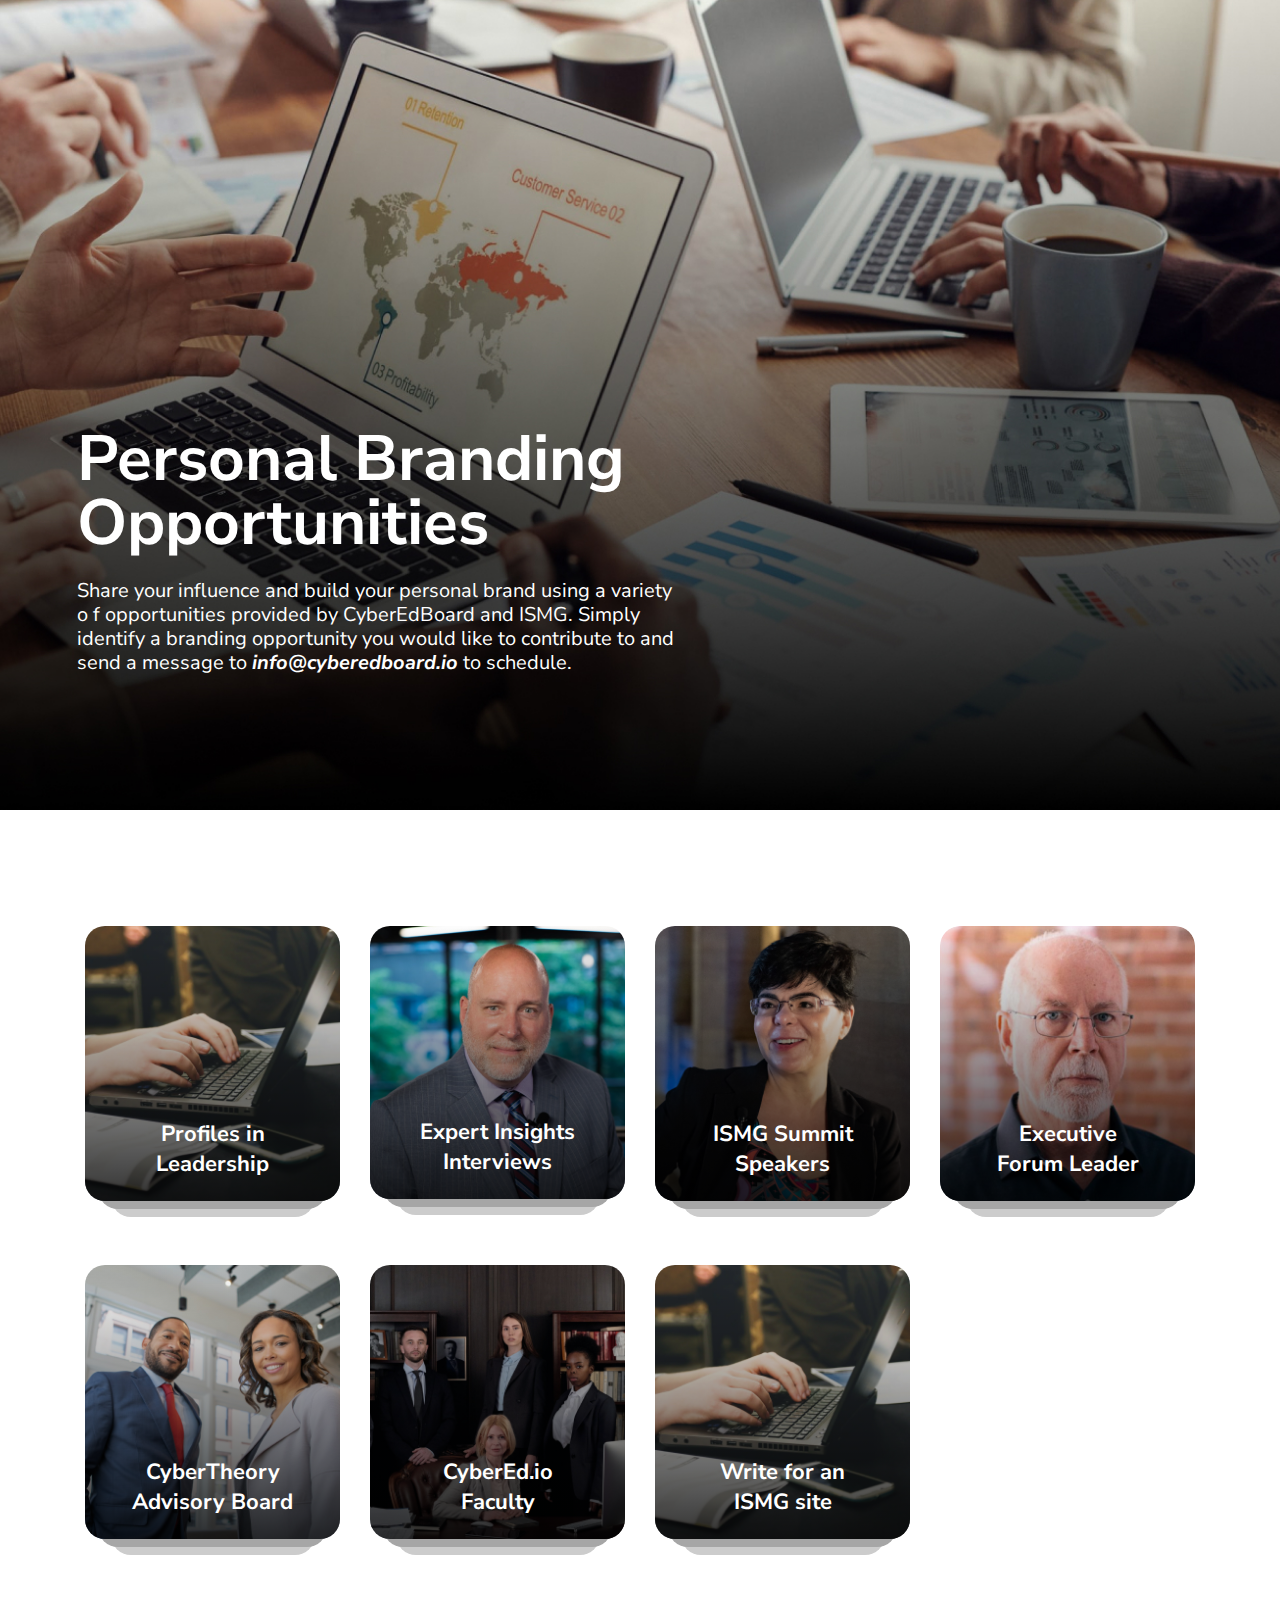
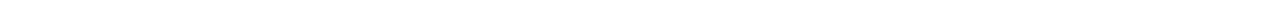
<file: index.html>
<!DOCTYPE html>
<html lang="en">

<head>
    <link rel="stylesheet" href="https://stackpath.bootstrapcdn.com/bootstrap/4.3.1/css/bootstrap.min.css"
        integrity="sha384-ggOyR0iXCbMQv3Xipma34MD+dH/1fQ784/j6cY/iJTQUOhcWr7x9JvoRxT2MZw1T" crossorigin="anonymous">
    <script src="https://ajax.googleapis.com/ajax/libs/jquery/3.4.1/jquery.min.js"></script>
    <link href="https://stackpath.bootstrapcdn.com/font-awesome/4.7.0/css/font-awesome.min.css" rel="stylesheet"
        integrity="sha384-wvfXpqpZZVQGK6TAh5PVlGOfQNHSoD2xbE+QkPxCAFlNEevoEH3Sl0sibVcOQVnN" crossorigin="anonymous">
    <meta charset="UTF-8">
    <meta http-equiv="X-UA-Compatible" content="IE=edge">
    <meta name="viewport" content="width=device-width, initial-scale=1, maximum-scale=1, user-scalable=no">

    <link rel="preconnect" href="https://fonts.googleapis.com">
    <link rel="preconnect" href="https://fonts.gstatic.com" crossorigin>
    <link href="https://fonts.googleapis.com/css2?family=Nunito+Sans&display=swap" rel="stylesheet">
    <title>Personal Branding</title>

    <link rel="stylesheet" href="assets/css/style.css">
</head>

<body>
    <div>
        <div>
            <img class="img-fluid banner-img" src="assets/images/banner-image-overlay.jpg" alt="Personal Branding">
            <div class="banner-text ">
                <div class="head-text font-weight-bold pb-4">Personal Branding
                    Opportunities</div>
                <div class="body-text">Share your influence and build your
                    personal brand using a variety o f
                    opportunities
                    provided by
                    CyberEdBoard and ISMG. Simply identify a branding opportunity you would like to contribute to and
                    send a message to <a class="text-white font-weight-bold"
                        href="mailto:info@cyberedboard.io"><i>info@cyberedboard.io</i></a> to schedule.
                </div>
            </div>
        </div>
        <div class="category-section ">
            <div class="container">
                <div class="row">
                    <div class="col-lg-3 col-md-4 col-sm-6 col-12 padding-row">
                        <a href="src/profile-leadership/profile-leadership.html">
                            <div class="overlay-one">
                                <div class="overlay-two">
                                    <img class="img-fluid img-border img-zindex"
                                        src="assets/images/personal-branding/write-for-site.png"
                                        alt="Profiles in Leadership ">
                                    <div class="img-text">
                                        Profiles in
                                        Leadership
                                    </div>
                                </div>
                            </div>
                        </a>
                    </div>
                    <div class="col-lg-3 col-md-4 col-sm-6 col-12 padding-row">
                        <a href="src/expert-insight-page/expert-insight.html">
                            <div class="overlay-one">
                                <div class="overlay-two">
                                    <img class="img-fluid img-border img-zindex"
                                        src="assets/images/personal-branding/expert-interview.png"
                                        alt="Expert Insights Interviews">
                                    <div class="img-text">
                                        Expert Insights Interviews
                                    </div>
                                </div>
                            </div>
                        </a>
                    </div>
                    <div class="col-lg-3 col-md-4 col-sm-6 col-12 padding-row">
                        <a href="src/ismg-summit-speakers/summit-speakers.html">
                            <div class="overlay-one">
                                <div class="overlay-two">
                                    <img class="img-fluid img-border img-zindex"
                                        src="assets/images/personal-branding/speakers.png" alt="ISMG Summit Speakers">
                                    <div class="img-text">
                                        ISMG Summit Speakers
                                    </div>
                                </div>
                            </div>
                        </a>
                    </div>
                    <div class="col-lg-3 col-md-4 col-sm-6 col-12 padding-row">
                        <a href="src/executive-forum-leader/forum-leader.html">
                            <div class="overlay-one">
                                <div class="overlay-two">
                                    <img class="img-fluid img-border img-zindex"
                                        src="assets/images/personal-branding/leader.png" alt="Executive Forum Leader">
                                    <div class="img-text">
                                        Executive Forum Leader
                                    </div>
                                </div>
                            </div>
                        </a>
                    </div>
                    <div class="col-lg-3 col-md-4 col-sm-6 col-12 padding-row">
                        <a href="src/cyberTheory-advisory-board/cyberTheory-advisory-board.html">
                            <div class="overlay-one">
                                <div class="overlay-two">
                                    <img class="img-fluid img-border img-zindex"
                                        src="assets/images/personal-branding/theory.png"
                                        alt="CyberTheory Advisory Board">
                                    <div class="img-text">
                                        CyberTheory Advisory Board
                                    </div>
                                </div>
                            </div>
                        </a>
                    </div>
                    <div class="col-lg-3 col-md-4 col-sm-6 col-12 padding-row">
                        <a href="src/cyberEd-faculty/cyberEd-faculty.html">
                            <div class="overlay-one">
                                <div class="overlay-two">
                                    <img class="img-fluid img-border img-zindex"
                                        src="assets/images/personal-branding/faculty.png" alt="CyberEd.io Faculty">
                                    <div class="img-text">
                                        CyberEd.io Faculty
                                    </div>
                                </div>
                            </div>
                        </a>
                    </div>
                    <div class="col-lg-3 col-md-4 col-sm-6 col-12 padding-row">
                        <a href="src/write-for-site/write-for-ISMG-site.html">
                            <div class="overlay-one">
                                <div class="overlay-two">
                                    <img class="img-fluid img-border img-zindex"
                                        src="assets/images/personal-branding/write-for-site.png"
                                        alt="Write for an ISMG site">
                                    <div class="img-text">
                                        Write for an ISMG site
                                    </div>
                                </div>
                            </div>
                        </a>
                    </div>
                </div>
            </div>
        </div>
    </div>
    <script src="https://cdnjs.cloudflare.com/ajax/libs/popper.js/1.14.7/umd/popper.min.js"
        integrity="sha384-UO2eT0CpHqdSJQ6hJty5KVphtPhzWj9WO1clHTMGa3JDZwrnQq4sF86dIHNDz0W1" crossorigin="anonymous">
    </script>
    <script src="https://stackpath.bootstrapcdn.com/bootstrap/4.3.1/js/bootstrap.min.js"
        integrity="sha384-JjSmVgyd0p3pXB1rRibZUAYoIIy6OrQ6VrjIEaFf/nJGzIxFDsf4x0xIM+B07jRM" crossorigin="anonymous">
    </script>
</body>

</html>
</file>
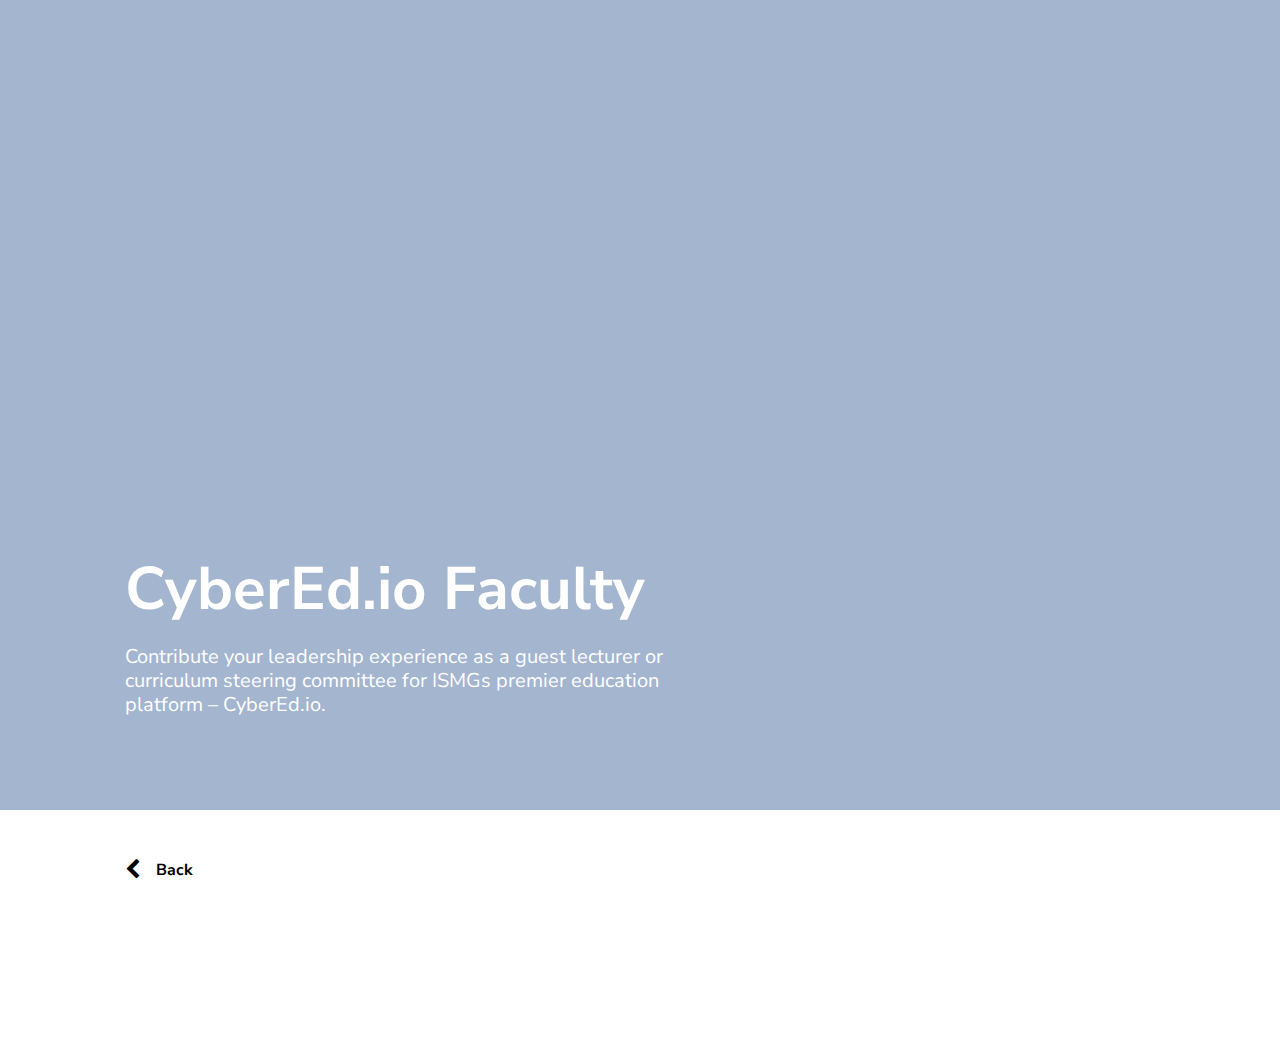
<file: cyberEd-faculty/cyberEd-faculty.html>
<!DOCTYPE html>
<html lang="en">

<head>
    <link rel="stylesheet" href="https://stackpath.bootstrapcdn.com/bootstrap/4.3.1/css/bootstrap.min.css"
        integrity="sha384-ggOyR0iXCbMQv3Xipma34MD+dH/1fQ784/j6cY/iJTQUOhcWr7x9JvoRxT2MZw1T" crossorigin="anonymous">
    <script src="https://ajax.googleapis.com/ajax/libs/jquery/3.4.1/jquery.min.js"></script>
    <link href="https://stackpath.bootstrapcdn.com/font-awesome/4.7.0/css/font-awesome.min.css" rel="stylesheet"
        integrity="sha384-wvfXpqpZZVQGK6TAh5PVlGOfQNHSoD2xbE+QkPxCAFlNEevoEH3Sl0sibVcOQVnN" crossorigin="anonymous">
    <meta charset="UTF-8">
    <meta http-equiv="X-UA-Compatible" content="IE=edge">
    <meta name="viewport" content="width=device-width, initial-scale=1, maximum-scale=1, user-scalable=no">

    <link rel="preconnect" href="https://fonts.googleapis.com">
    <link rel="preconnect" href="https://fonts.gstatic.com" crossorigin>
    <link href="https://fonts.googleapis.com/css2?family=Nunito+Sans&display=swap" rel="stylesheet">
    <title>CyberEd.io Faculty</title>

    <link rel="stylesheet" href="../css/style.css">
</head>

<body>
    <div>
        <div class="expert-banner-img">
            <!-- <img class="img-fluid expert-banner-img w-100" src="../images/mask-background.png" alt=""> -->
            <div class="expert-banner">
                <div class="head-text pb-4 text-white font-weight-bold">CyberEd.io Faculty</div>
                <div class="body-text pb-5 text-white">
                    Contribute your leadership experience as a guest lecturer or curriculum steering committee for ISMGs
                    premier education platform – CyberEd.io.
                </div>
            </div>
        </div>

        <div class="expert-body">
            <div class="font-weight-bold py-5">
                <a class="text-black text-decoration-none" href="./../index.html"><i
                        class="fa fa-chevron-left fa-lg mr-3" aria-hidden="true"></i><span>Back</span></a>
            </div>
        </div>
    </div>
    <script src="https://cdnjs.cloudflare.com/ajax/libs/popper.js/1.14.7/umd/popper.min.js"
        integrity="sha384-UO2eT0CpHqdSJQ6hJty5KVphtPhzWj9WO1clHTMGa3JDZwrnQq4sF86dIHNDz0W1" crossorigin="anonymous">
    </script>
    <script src="https://stackpath.bootstrapcdn.com/bootstrap/4.3.1/js/bootstrap.min.js"
        integrity="sha384-JjSmVgyd0p3pXB1rRibZUAYoIIy6OrQ6VrjIEaFf/nJGzIxFDsf4x0xIM+B07jRM" crossorigin="anonymous">
    </script>
</body>

</html>

<style>
    .hover-effect .content-overlay {
        background: linear-gradient(180deg, rgba(0, 0, 0, 0) 75%, #000000 100%);
        position: absolute;
        height: 100%;
        width: auto;
        left: 15px;
        top: 0;
        bottom: 0;
        right: 15px;
        opacity: 1;
        border-radius: 0px 0px 20px 20px;
        -webkit-transition: all 0.4s ease-in-out 0s;
        -moz-transition: all 0.4s ease-in-out 0s;
        transition: all 0.4s ease-in-out 0s;
    }

    .padding-section {
        padding-top: 30px;
    }

    .play-btn {
        position: absolute;
        opacity: 0;
    }

    .play-btn .fa {
        color: #fff;
    }


    .one-line-text,
    .two-line-text {
        position: absolute;
        color: #fff;
        left: 50%;
        transform: translate(-50%, 0%);
        font-weight: 700;
        font-size: 20px;
        line-height: 22px;
        z-index: 99;
    }

    .one-line-text {
        bottom: 30px;
    }

    .two-line-text {
        bottom: 17px;
        width: 75%;
    }

    .hover-effect:hover .play-btn {
        opacity: 1;
        left: 50%;
        top: 50%;
        transform: translate(-50%, -50%);
        transition: opacity .4s ease;
        z-index: 9;
    }

    .hover-effect:hover .img-height {
        -webkit-filter: blur(1px);
        filter: blur(1px);
        transition: .4s ease-in-out;
    }

    .hover-effect:hover .content-overlay {
        background: linear-gradient(180deg, rgba(0, 0, 0, 0) 0%, rgba(0, 0, 0, 0.8) 100%);
        backdrop-filter: blur(2px);
        transition: .4s ease-in-out;
        z-index: 9;

    }

    .hover-effect:hover .one-line-text {
        transform: translate(-50%, -250%);
        transition: .4s ease-in-out;
    }

    .hover-effect:hover .two-line-text {
        transform: translate(-50%, -100%);
        transition: .4s ease-in-out;
    }
</style>
</file>
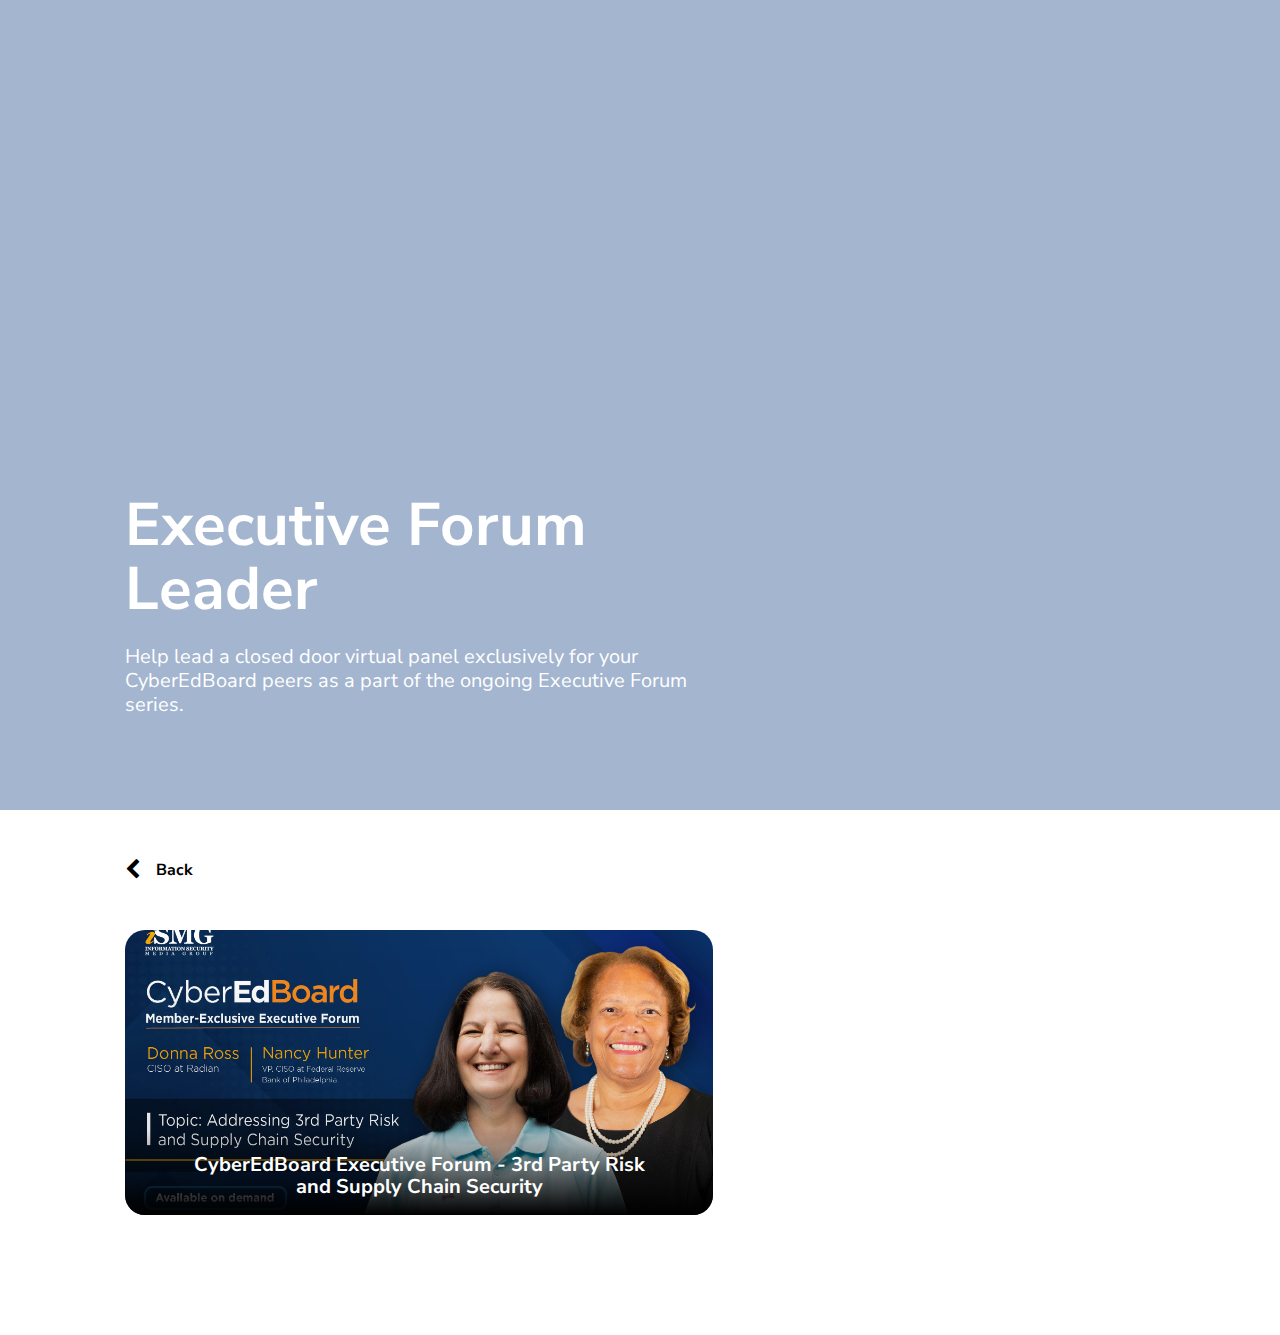
<file: executive-forum-leader/forum-leader.html>
<!DOCTYPE html>
<html lang="en">

<head>
    <link rel="stylesheet" href="https://stackpath.bootstrapcdn.com/bootstrap/4.3.1/css/bootstrap.min.css"
        integrity="sha384-ggOyR0iXCbMQv3Xipma34MD+dH/1fQ784/j6cY/iJTQUOhcWr7x9JvoRxT2MZw1T" crossorigin="anonymous">
    <script src="https://ajax.googleapis.com/ajax/libs/jquery/3.4.1/jquery.min.js"></script>
    <link href="https://stackpath.bootstrapcdn.com/font-awesome/4.7.0/css/font-awesome.min.css" rel="stylesheet"
        integrity="sha384-wvfXpqpZZVQGK6TAh5PVlGOfQNHSoD2xbE+QkPxCAFlNEevoEH3Sl0sibVcOQVnN" crossorigin="anonymous">
    <meta charset="UTF-8">
    <meta http-equiv="X-UA-Compatible" content="IE=edge">
    <meta name="viewport" content="width=device-width, initial-scale=1, maximum-scale=1, user-scalable=no">

    <link rel="preconnect" href="https://fonts.googleapis.com">
    <link rel="preconnect" href="https://fonts.gstatic.com" crossorigin>
    <link href="https://fonts.googleapis.com/css2?family=Nunito+Sans&display=swap" rel="stylesheet">
    <title>Executive Forum Leader </title>

    <link rel="stylesheet" href="../css/style.css">
</head>

<body>
    <div>
        <div class="expert-banner-img">
            <!-- <img class="img-fluid  w-100" src="../images/mask-background.png" alt=""> -->
            <div class="expert-banner">
                <div class="head-text pb-4 text-white font-weight-bold">Executive Forum Leader</div>
                <div class="body-text pb-5 text-white ">
                    Help lead a closed door virtual panel exclusively for your CyberEdBoard peers as a part of the
                    ongoing Executive Forum series.
                </div>
            </div>
        </div>

        <div class="expert-body">
            <div class="font-weight-bold py-5">
                <a class="text-black text-decoration-none" href="./../index.html"><i
                        class="fa fa-chevron-left fa-lg mr-3" aria-hidden="true"></i><span>Back</span></a>
            </div>
            <div>
                <div class="row">
                    <div class="col-7 hover-effect">
                        <a href="https://drive.google.com/file/d/17vK7Z5Wbk-a_WOSdoGFE9xq2_etjaOlO/view" target="_blank"
                            rel="noopener noreferrer">
                            <div class="content-overlay"></div>
                            <div class="play-btn"><i class="fa fa-play fa-2x" aria-hidden="true"></i></div>
                            <div class="text-center img-link-text">&nbsp; <br>CyberEdBoard Executive Forum - 3rd Party
                                Risk and Supply Chain Security
                            </div>
                            <img class="img-fluid img-height w-100 img-border"
                                src="../images/executive-forum-leader/forum-leader.jpg"
                                alt="CyberEdBoard Executive Forum - 3rd Party Risk and Supply Chain Security ">
                        </a>
                    </div>
                </div>
            </div>
        </div>
        <script src="https://cdnjs.cloudflare.com/ajax/libs/popper.js/1.14.7/umd/popper.min.js"
            integrity="sha384-UO2eT0CpHqdSJQ6hJty5KVphtPhzWj9WO1clHTMGa3JDZwrnQq4sF86dIHNDz0W1" crossorigin="anonymous">
        </script>
        <script src="https://stackpath.bootstrapcdn.com/bootstrap/4.3.1/js/bootstrap.min.js"
            integrity="sha384-JjSmVgyd0p3pXB1rRibZUAYoIIy6OrQ6VrjIEaFf/nJGzIxFDsf4x0xIM+B07jRM" crossorigin="anonymous">
        </script>
</body>

</html>
</file>
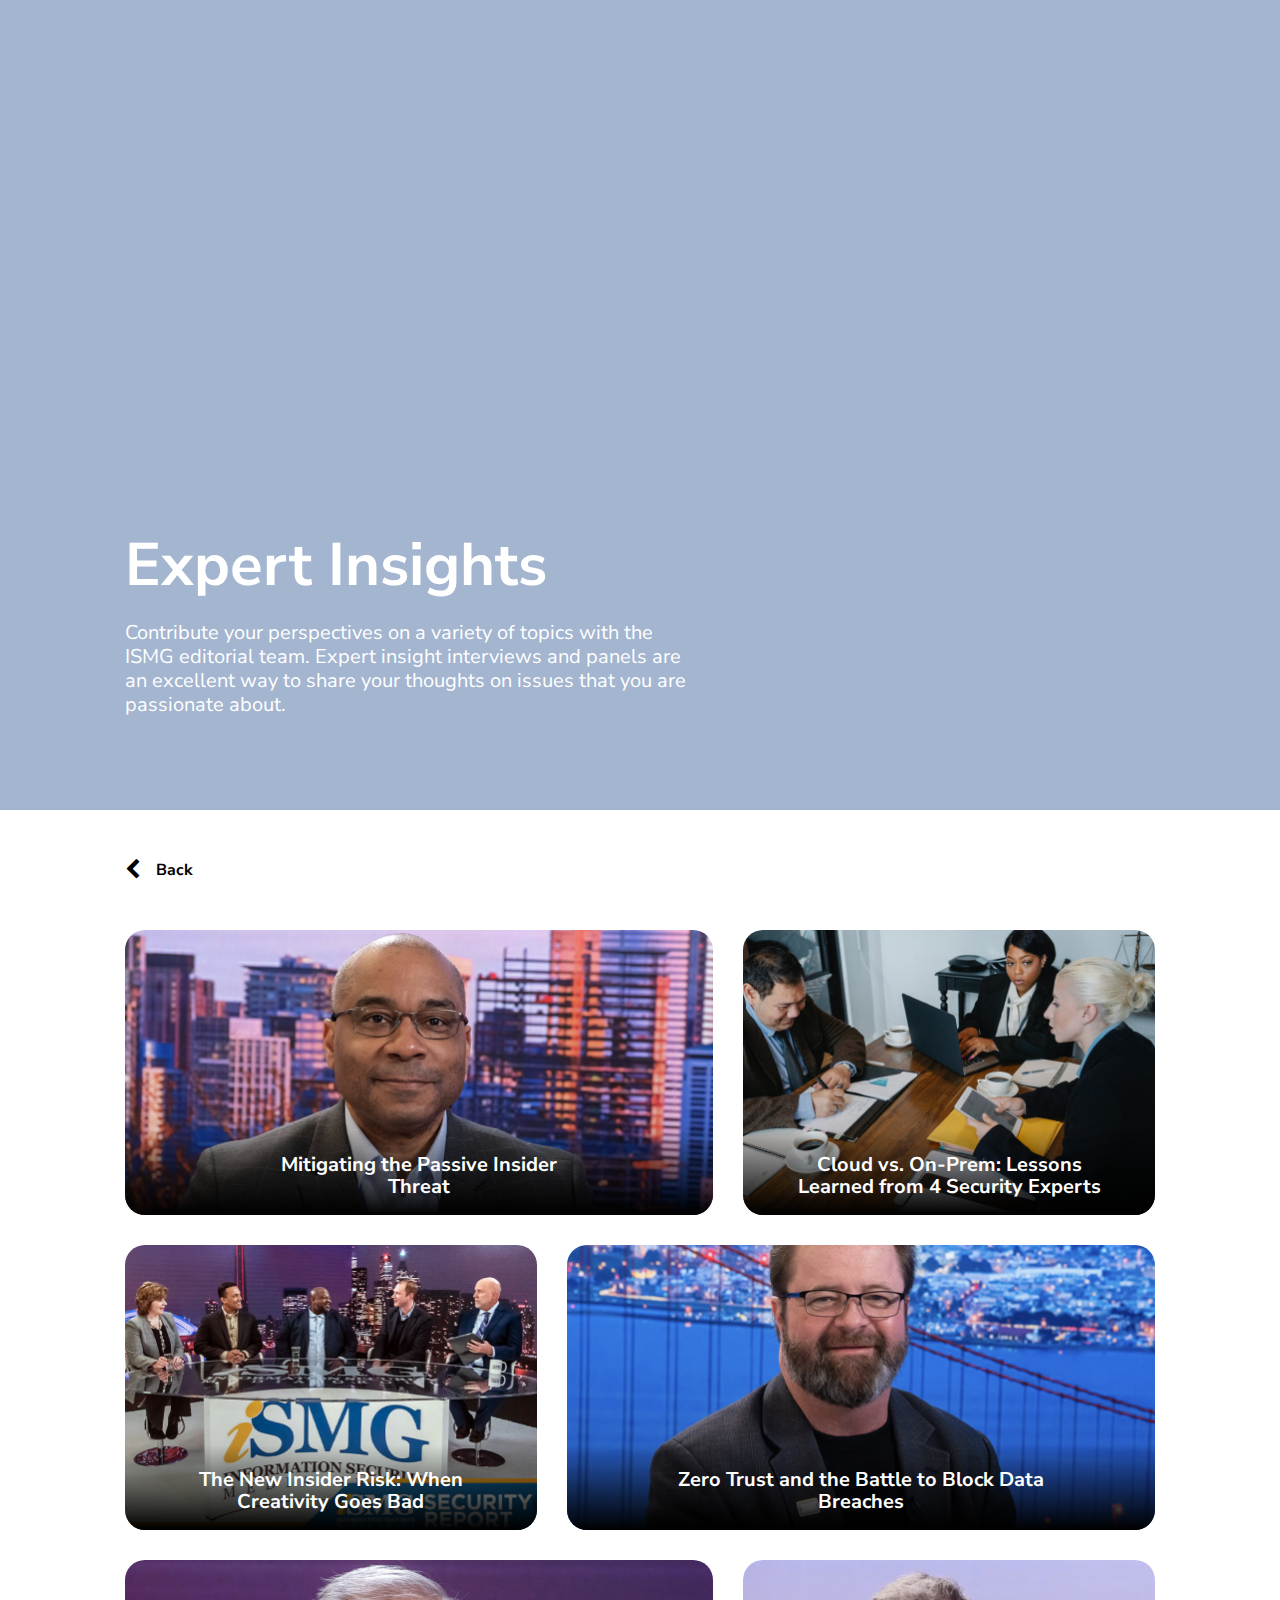
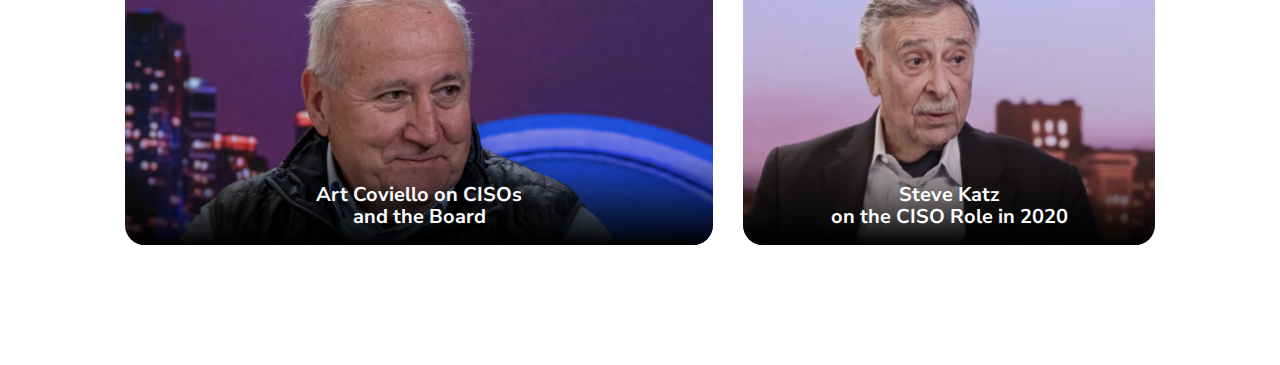
<file: expert-insight-page/expert-insight.html>
<!DOCTYPE html>
<html lang="en">

<head>
    <link rel="stylesheet" href="https://stackpath.bootstrapcdn.com/bootstrap/4.3.1/css/bootstrap.min.css"
        integrity="sha384-ggOyR0iXCbMQv3Xipma34MD+dH/1fQ784/j6cY/iJTQUOhcWr7x9JvoRxT2MZw1T" crossorigin="anonymous">
    <script src="https://ajax.googleapis.com/ajax/libs/jquery/3.4.1/jquery.min.js"></script>
    <link href="https://stackpath.bootstrapcdn.com/font-awesome/4.7.0/css/font-awesome.min.css" rel="stylesheet"
        integrity="sha384-wvfXpqpZZVQGK6TAh5PVlGOfQNHSoD2xbE+QkPxCAFlNEevoEH3Sl0sibVcOQVnN" crossorigin="anonymous">
    <meta charset="UTF-8">
    <meta http-equiv="X-UA-Compatible" content="IE=edge">
    <meta name="viewport" content="width=device-width, initial-scale=1, maximum-scale=1, user-scalable=no">

    <link rel="preconnect" href="https://fonts.googleapis.com">
    <link rel="preconnect" href="https://fonts.gstatic.com" crossorigin>
    <link href="https://fonts.googleapis.com/css2?family=Nunito+Sans&display=swap" rel="stylesheet">
    <title>Expert Insight Interviews</title>

    <link rel="stylesheet" href="../css/style.css">
</head>

<body>
    <div>
        <div class="expert-banner-img">
            <!-- <img class="img-fluid expert-banner-img w-100" src="../images/mask-background.png" alt=""> -->
            <div class="expert-banner">
                <div class="head-text pb-4 text-white font-weight-bold">Expert Insights</div>
                <div class="body-text pb-5 text-white">
                    Contribute your perspectives on a variety of topics with the ISMG editorial team. Expert insight
                    interviews and panels are an excellent way to share your thoughts on issues that you are passionate
                    about.
                </div>
            </div>
        </div>

        <div class="expert-body">
            <div class="font-weight-bold py-5">
                <a class="text-black text-decoration-none" href="./../index.html"><i
                        class="fa fa-chevron-left fa-lg mr-3" aria-hidden="true"></i><span>Back</span></a>
            </div>
            <div>
                <div class="row">
                    <div class="col-7 hover-effect">
                        <a href="https://www.databreachtoday.com/mitigating-passive-insider-threat-a-13833"
                            target="_blank" rel="noopener noreferrer">
                            <div class="content-overlay"></div>
                            <div class="play-btn"><i class="fa fa-play fa-2x" aria-hidden="true"></i></div>
                            <div class="text-center img-link-text">
                                Mitigating the Passive Insider<br> Threat
                            </div>
                            <img class="img-fluid img-height w-100 img-border"
                                src="../images/expert-insights/insider-threat.png"
                                alt="Mitigating the Passive Insider Threat">
                        </a>
                    </div>
                    <div class="col-5 hover-effect">
                        <a href="https://www.bigmarker.com/ismg/Panel-Discussion-Cloud-vs-On-Prem-Lessons-Learned-from-4-Security-Experts"
                            target="_blank" rel="noopener noreferrer">
                            <div class="content-overlay"></div>
                            <div class="play-btn"><i class="fa fa-play fa-2x" aria-hidden="true"></i></div>
                            <div class="text-center img-link-text">Cloud vs. On-Prem: Lessons Learned from 4 Security
                                Experts
                            </div>
                            <img class="img-fluid img-height w-100 img-border"
                                src="../images/expert-insights/security-experts.png"
                                alt="Cloud vs. On-Prem: Lessons Learned from 4 Security Experts">
                        </a>
                    </div>
                </div>

                <div class="row padding-section">
                    <div class="col-5 hover-effect">
                        <a href="https://www.databreachtoday.com/interviews/new-insider-risk-when-creativity-goes-bad-i-461"
                            target="_blank" rel="noopener noreferrer">
                            <div class="content-overlay"></div>
                            <div class="play-btn"><i class="fa fa-play fa-2x" aria-hidden="true"></i></div>
                            <div class="text-center img-link-text">The New Insider Risk: When Creativity Goes Bad</div>
                            <img class="img-fluid img-height w-100 img-border"
                                src="../images/expert-insights/creativity-goes-bad.png"
                                alt="The New Insider Risk: When Creativity Goes Bad">
                        </a>
                    </div>
                    <div class="col-7 hover-effect">
                        <a href="https://www.databreachtoday.com/zero-trust-battle-to-block-data-breaches-a-13862"
                            target="_blank" rel="noopener noreferrer">
                            <div class="content-overlay"></div>
                            <div class="play-btn"><i class="fa fa-play fa-2x" aria-hidden="true"></i></div>
                            <div class="text-center img-link-text">Zero Trust and the Battle to Block Data <br> Breaches
                            </div>
                            <img class="img-fluid img-height w-100 img-border"
                                src="../images/expert-insights/zero-trust.png"
                                alt="Zero Trust and the Battle to Block Data Breaches">
                        </a>
                    </div>
                </div>

                <div class="row padding-section">
                    <div class="col-7 hover-effect">
                        <a href="https://www.databreachtoday.com/art-coviello-on-cisos-board-a-13817" target="_blank"
                            rel="noopener noreferrer">
                            <div class="content-overlay"></div>
                            <div class="play-btn"><i class="fa fa-play fa-2x" aria-hidden="true"></i></div>
                            <div class="text-center img-link-text">Art Coviello on CISOs<br> and the Board</div>
                            <img class="img-fluid img-height w-100 img-border"
                                src="../images/expert-insights/art-coviello.png"
                                alt="Art Coviello on CISOs and the Board">
                        </a>
                    </div>
                    <div class="col-5 hover-effect">
                        <a href="https://www.databreachtoday.com/steve-katz-on-ciso-role-in-2020-a-13894"
                            target="_blank" rel="noopener noreferrer">
                            <div class="content-overlay"></div>
                            <div class="play-btn"><i class="fa fa-play fa-2x" aria-hidden="true"></i></div>
                            <div class="text-center img-link-text">Steve Katz <br> on the CISO Role in 2020</div>
                            <img class="img-fluid img-height w-100 img-border"
                                src="../images/expert-insights/steve-katz.png"
                                alt="Steve Katz on the CISO Role in 2020">
                        </a>
                    </div>
                </div>
            </div>
        </div>
    </div>
    <script src="https://cdnjs.cloudflare.com/ajax/libs/popper.js/1.14.7/umd/popper.min.js"
        integrity="sha384-UO2eT0CpHqdSJQ6hJty5KVphtPhzWj9WO1clHTMGa3JDZwrnQq4sF86dIHNDz0W1" crossorigin="anonymous">
    </script>
    <script src="https://stackpath.bootstrapcdn.com/bootstrap/4.3.1/js/bootstrap.min.js"
        integrity="sha384-JjSmVgyd0p3pXB1rRibZUAYoIIy6OrQ6VrjIEaFf/nJGzIxFDsf4x0xIM+B07jRM" crossorigin="anonymous">
    </script>
</body>

</html>

<style>
    .hover-effect .content-overlay {
        background: linear-gradient(180deg, rgba(0, 0, 0, 0) 0%, rgba(0, 0, 0, 0.1) 70%, rgba(0, 0, 0, 1) 100%);
        position: absolute;
        height: 100%;
        width: auto;
        left: 15px;
        top: 0;
        bottom: 0;
        right: 15px;
        opacity: 1;
        border-radius: 20px;
        -webkit-transition: all 0.4s ease-in-out 0s;
        -moz-transition: all 0.4s ease-in-out 0s;
        transition: all 0.4s ease-in-out 0s;
    }

    .padding-section {
        padding-top: 30px;
    }

    .play-btn {
        position: absolute;
        opacity: 0;
    }

    .play-btn .fa {
        color: #fff;
    }

    .w-85 {
        width: 85% !important;
    }

    .one-line-text,
    .img-link-text {
        position: absolute;
        color: #fff;
        left: 50%;
        transform: translate(-50%, 0%);
        font-weight: 700;
        font-size: 20px;
        line-height: 22px;
        z-index: 99;
    }

    .one-line-text {
        bottom: 30px;
    }

    .img-link-text {
        bottom: 17px;
        width: 75%;
    }

    .hover-effect:hover .play-btn {
        opacity: 1;
        left: 50%;
        top: 50%;
        border-radius: 20px;
        transform: translate(-50%, -50%);
        transition: opacity .4s ease;
        z-index: 9;
    }

    .hover-effect:hover .img-height {
        -webkit-filter: blur(1px);
        filter: blur(1px);
        transition: .4s ease-in-out;
    }

    .hover-effect:hover .content-overlay {
        background: linear-gradient(180deg, rgba(0, 0, 0, 0) 0%, rgba(0, 0, 0, 0.8) 100%);
        backdrop-filter: blur(2px);
        border-radius: 20px;
        transition: .4s ease-in-out;
        z-index: 9;

    }

    .hover-effect:hover .one-line-text {
        transform: translate(-50%, -250%);
        transition: .4s ease-in-out;
    }

    .hover-effect:hover .img-link-text {
        transform: translate(-50%, -100%);
        transition: .4s ease-in-out;
    }
</style>
</file>
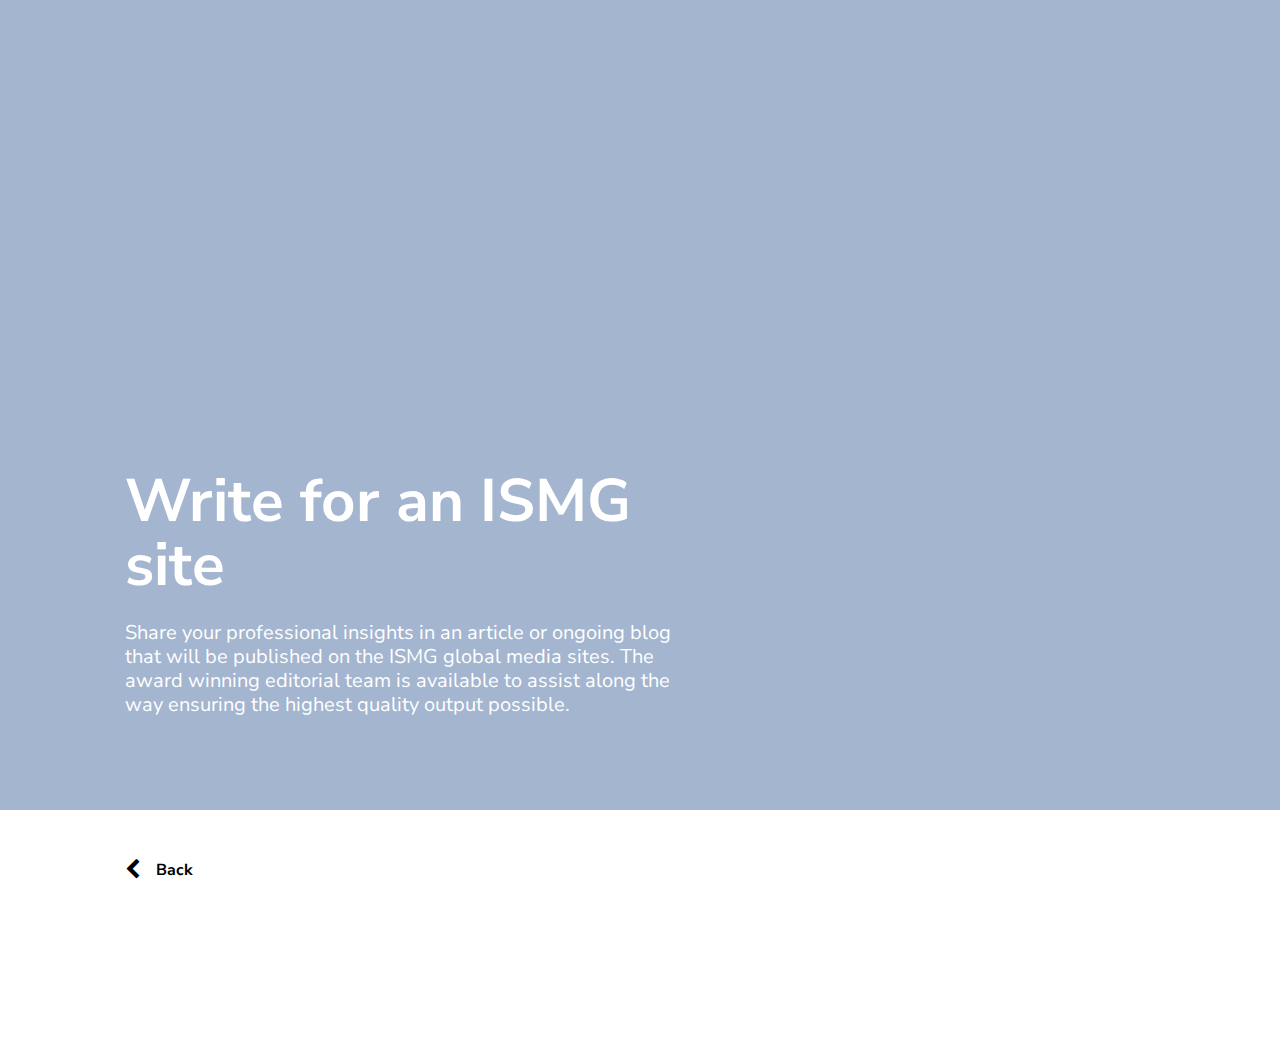
<file: write-for-site/write-for-ISMG-site.html>
<!DOCTYPE html>
<html lang="en">

<head>
    <link rel="stylesheet" href="https://stackpath.bootstrapcdn.com/bootstrap/4.3.1/css/bootstrap.min.css"
        integrity="sha384-ggOyR0iXCbMQv3Xipma34MD+dH/1fQ784/j6cY/iJTQUOhcWr7x9JvoRxT2MZw1T" crossorigin="anonymous">
    <script src="https://ajax.googleapis.com/ajax/libs/jquery/3.4.1/jquery.min.js"></script>
    <link href="https://stackpath.bootstrapcdn.com/font-awesome/4.7.0/css/font-awesome.min.css" rel="stylesheet"
        integrity="sha384-wvfXpqpZZVQGK6TAh5PVlGOfQNHSoD2xbE+QkPxCAFlNEevoEH3Sl0sibVcOQVnN" crossorigin="anonymous">
    <meta charset="UTF-8">
    <meta http-equiv="X-UA-Compatible" content="IE=edge">
    <meta name="viewport" content="width=device-width, initial-scale=1, maximum-scale=1, user-scalable=no">

    <link rel="preconnect" href="https://fonts.googleapis.com">
    <link rel="preconnect" href="https://fonts.gstatic.com" crossorigin>
    <link href="https://fonts.googleapis.com/css2?family=Nunito+Sans&display=swap" rel="stylesheet">
    <title>Write for an ISMG site</title>

    <link rel="stylesheet" href="../css/style.css">
</head>

<body>
    <div>
        <div class="expert-banner-img">
            <!-- <img class="img-fluid expert-banner-img w-100" src="../images/mask-background.png" alt=""> -->
            <div class="expert-banner">
                <div class="head-text pb-4 text-white font-weight-bold">Write for an ISMG site</div>
                <div class="body-text pb-5 text-white">
                    Share your professional insights in an article or ongoing blog that will be published on the ISMG
                    global media sites. The award winning editorial team is available to assist along the way ensuring
                    the highest quality output possible.
                </div>
            </div>
        </div>

        <div class="expert-body">
            <div class="font-weight-bold py-5">
                <a class="text-black text-decoration-none" href="./../index.html"><i
                        class="fa fa-chevron-left fa-lg mr-3" aria-hidden="true"></i><span>Back</span></a>
            </div>
        </div>
    </div>
    <script src="https://cdnjs.cloudflare.com/ajax/libs/popper.js/1.14.7/umd/popper.min.js"
        integrity="sha384-UO2eT0CpHqdSJQ6hJty5KVphtPhzWj9WO1clHTMGa3JDZwrnQq4sF86dIHNDz0W1" crossorigin="anonymous">
    </script>
    <script src="https://stackpath.bootstrapcdn.com/bootstrap/4.3.1/js/bootstrap.min.js"
        integrity="sha384-JjSmVgyd0p3pXB1rRibZUAYoIIy6OrQ6VrjIEaFf/nJGzIxFDsf4x0xIM+B07jRM" crossorigin="anonymous">
    </script>
</body>

</html>

<style>
    .hover-effect .content-overlay {
        background: linear-gradient(180deg, rgba(0, 0, 0, 0) 75%, #000000 100%);
        position: absolute;
        height: 100%;
        width: auto;
        left: 15px;
        top: 0;
        bottom: 0;
        right: 15px;
        opacity: 1;
        border-radius: 0px 0px 20px 20px;
        -webkit-transition: all 0.4s ease-in-out 0s;
        -moz-transition: all 0.4s ease-in-out 0s;
        transition: all 0.4s ease-in-out 0s;
    }

    .padding-section {
        padding-top: 30px;
    }

    .play-btn {
        position: absolute;
        opacity: 0;
    }

    .play-btn .fa {
        color: #fff;
    }


    .one-line-text,
    .two-line-text {
        position: absolute;
        color: #fff;
        left: 50%;
        transform: translate(-50%, 0%);
        font-weight: 700;
        font-size: 20px;
        line-height: 22px;
        z-index: 99;
    }

    .one-line-text {
        bottom: 30px;
    }

    .two-line-text {
        bottom: 17px;
        width: 75%;
    }

    .hover-effect:hover .play-btn {
        opacity: 1;
        left: 50%;
        top: 50%;
        transform: translate(-50%, -50%);
        transition: opacity .4s ease;
        z-index: 9;
    }

    .hover-effect:hover .img-height {
        -webkit-filter: blur(1px);
        filter: blur(1px);
        transition: .4s ease-in-out;
    }

    .hover-effect:hover .content-overlay {
        background: linear-gradient(180deg, rgba(0, 0, 0, 0) 0%, rgba(0, 0, 0, 0.8) 100%);
        backdrop-filter: blur(2px);
        transition: .4s ease-in-out;
        z-index: 9;

    }

    .hover-effect:hover .one-line-text {
        transform: translate(-50%, -250%);
        transition: .4s ease-in-out;
    }

    .hover-effect:hover .two-line-text {
        transform: translate(-50%, -100%);
        transition: .4s ease-in-out;
    }
</style>
</file>
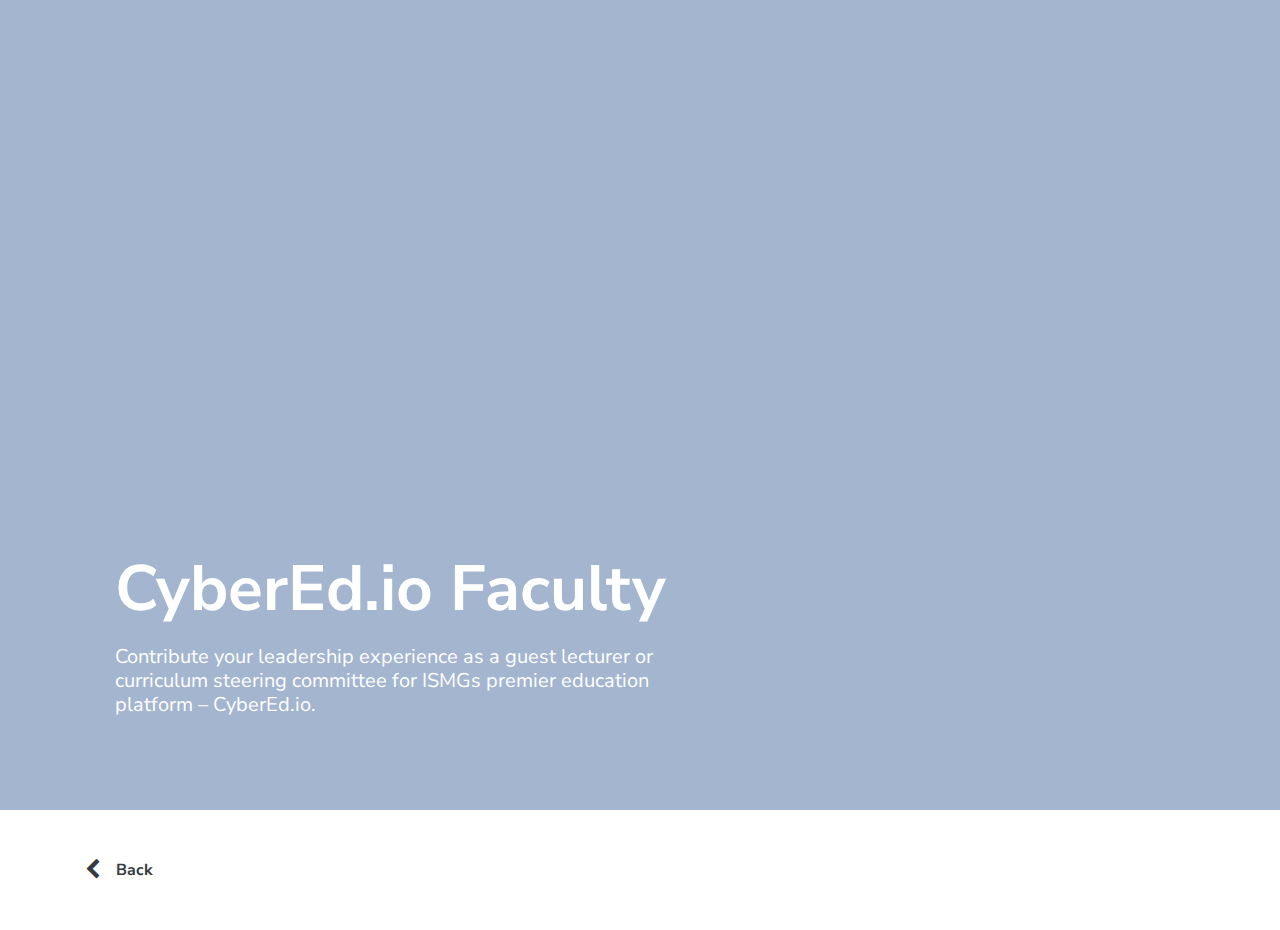
<file: src/cyberEd-faculty/cyberEd-faculty.html>
<!DOCTYPE html>
<html lang="en">

<head>
    <link rel="stylesheet" href="https://stackpath.bootstrapcdn.com/bootstrap/4.3.1/css/bootstrap.min.css"
        integrity="sha384-ggOyR0iXCbMQv3Xipma34MD+dH/1fQ784/j6cY/iJTQUOhcWr7x9JvoRxT2MZw1T" crossorigin="anonymous">
    <script src="https://ajax.googleapis.com/ajax/libs/jquery/3.4.1/jquery.min.js"></script>
    <link href="https://stackpath.bootstrapcdn.com/font-awesome/4.7.0/css/font-awesome.min.css" rel="stylesheet"
        integrity="sha384-wvfXpqpZZVQGK6TAh5PVlGOfQNHSoD2xbE+QkPxCAFlNEevoEH3Sl0sibVcOQVnN" crossorigin="anonymous">
    <meta charset="UTF-8">
    <meta http-equiv="X-UA-Compatible" content="IE=edge">
    <meta name="viewport" content="width=device-width, initial-scale=1, maximum-scale=1, user-scalable=no">

    <link rel="preconnect" href="https://fonts.googleapis.com">
    <link rel="preconnect" href="https://fonts.gstatic.com" crossorigin>
    <link href="https://fonts.googleapis.com/css2?family=Nunito+Sans&display=swap" rel="stylesheet">
    <title>CyberEd.io Faculty</title>

    <link rel="stylesheet" href="../../assets/css/style.css">
</head>

<body>
    <div>
        <div class="expert-banner-img">
            <div class="expert-banner">
                <div class="brand-head-text pb-4 text-white font-weight-bold">CyberEd.io Faculty</div>
                <div class="body-text pb-5 text-white">
                    Contribute your leadership experience as a guest lecturer or curriculum steering committee for ISMGs
                    premier education platform – CyberEd.io.
                </div>
            </div>
        </div>

        <div class="container">
            <div class="row">
                <div class="col">
                    <div class="font-weight-bold py-5">
                        <a class="text-dark text-decoration-none" href="../../index.html">
                            <i class="fa fa-chevron-left fa-lg mr-3" aria-hidden="true"></i><span>Back</span></a>
                    </div>
                </div>
            </div>
        </div>
    </div>
    <script src="https://cdnjs.cloudflare.com/ajax/libs/popper.js/1.14.7/umd/popper.min.js"
        integrity="sha384-UO2eT0CpHqdSJQ6hJty5KVphtPhzWj9WO1clHTMGa3JDZwrnQq4sF86dIHNDz0W1" crossorigin="anonymous">
    </script>
    <script src="https://stackpath.bootstrapcdn.com/bootstrap/4.3.1/js/bootstrap.min.js"
        integrity="sha384-JjSmVgyd0p3pXB1rRibZUAYoIIy6OrQ6VrjIEaFf/nJGzIxFDsf4x0xIM+B07jRM" crossorigin="anonymous">
    </script>
</body>

</html>
</file>
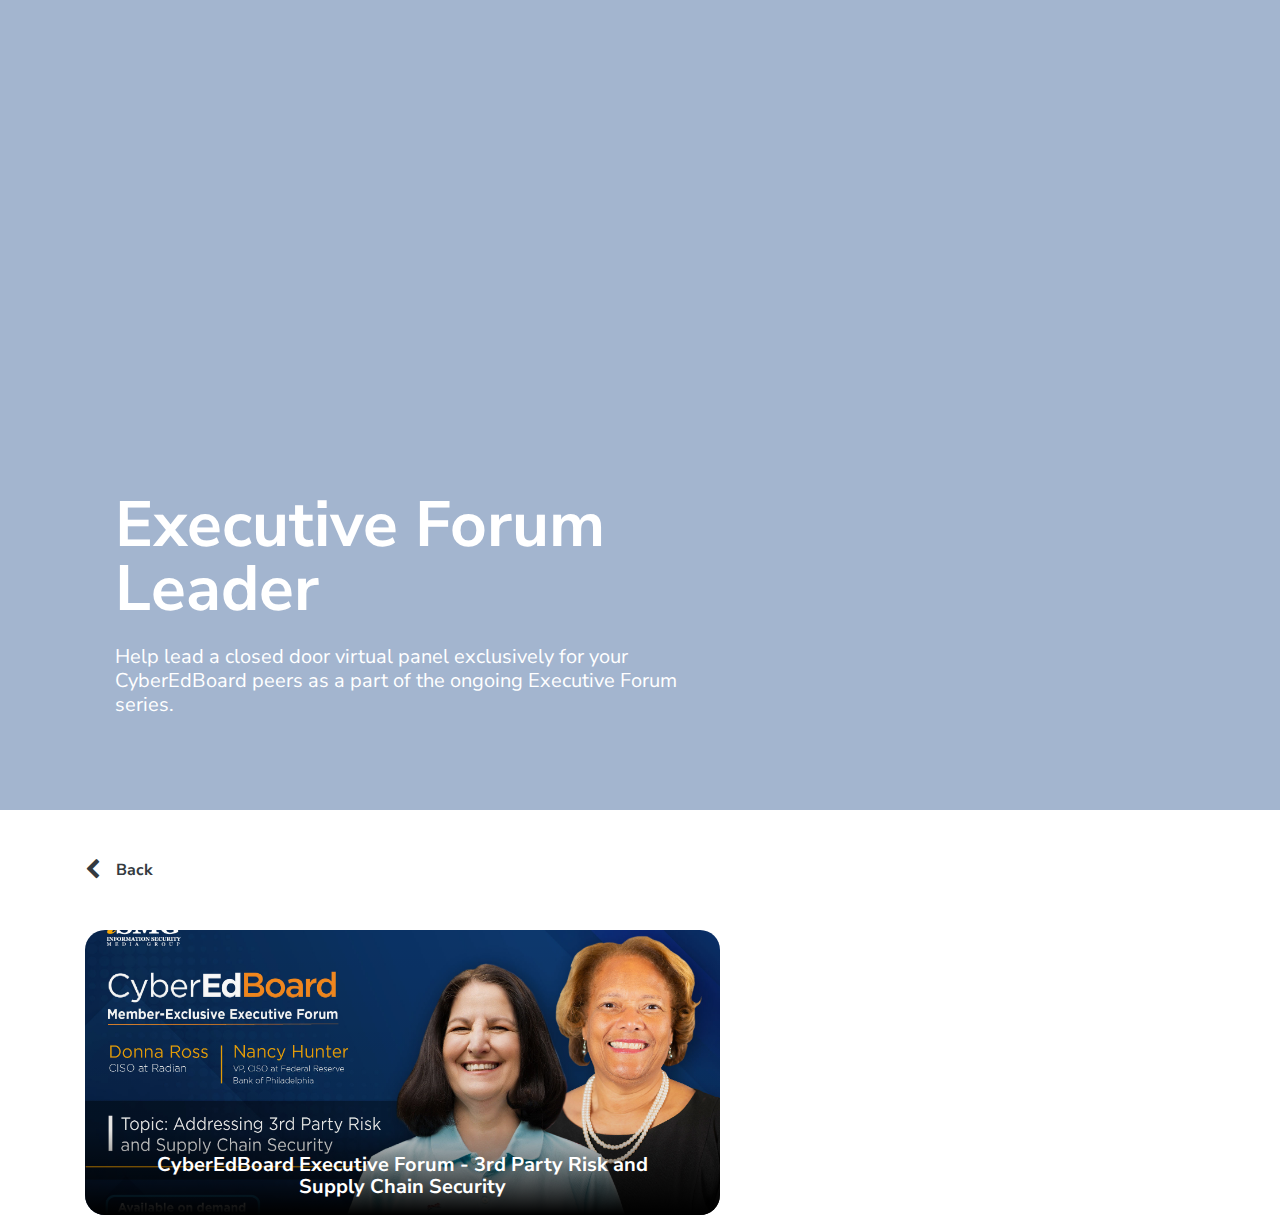
<file: src/executive-forum-leader/forum-leader.html>
<!DOCTYPE html>
<html lang="en">

<head>
    <link rel="stylesheet" href="https://stackpath.bootstrapcdn.com/bootstrap/4.3.1/css/bootstrap.min.css"
        integrity="sha384-ggOyR0iXCbMQv3Xipma34MD+dH/1fQ784/j6cY/iJTQUOhcWr7x9JvoRxT2MZw1T" crossorigin="anonymous">
    <script src="https://ajax.googleapis.com/ajax/libs/jquery/3.4.1/jquery.min.js"></script>
    <link href="https://stackpath.bootstrapcdn.com/font-awesome/4.7.0/css/font-awesome.min.css" rel="stylesheet"
        integrity="sha384-wvfXpqpZZVQGK6TAh5PVlGOfQNHSoD2xbE+QkPxCAFlNEevoEH3Sl0sibVcOQVnN" crossorigin="anonymous">
    <meta charset="UTF-8">
    <meta http-equiv="X-UA-Compatible" content="IE=edge">
    <meta name="viewport" content="width=device-width, initial-scale=1, maximum-scale=1, user-scalable=no">

    <link rel="preconnect" href="https://fonts.googleapis.com">
    <link rel="preconnect" href="https://fonts.gstatic.com" crossorigin>
    <link href="https://fonts.googleapis.com/css2?family=Nunito+Sans&display=swap" rel="stylesheet">
    <title>Executive Forum Leader </title>

    <link rel="stylesheet" href="../../assets/css/style.css">
</head>

<body>
    <div>
        <div class="expert-banner-img">
            <div class="expert-banner">
                <div class="brand-head-text pb-4 text-white font-weight-bold">Executive Forum Leader</div>
                <div class="body-text pb-5 text-white ">
                    Help lead a closed door virtual panel exclusively for your CyberEdBoard peers as a part of the
                    ongoing Executive Forum series.
                </div>
            </div>
        </div>

        <div class="container">
            <div class="row">
                <div class="col">
                    <div class="font-weight-bold py-5">
                        <a class="text-dark text-decoration-none" href="../../index.html">
                            <i class="fa fa-chevron-left fa-lg mr-3" aria-hidden="true"></i><span>Back</span>
                        </a>
                    </div>
                </div>
            </div>
            <div class="row">
                <div class="col-md-7 col-12 hover-effect">
                    <a class="content-overlay"
                        href="https://drive.google.com/file/d/17vK7Z5Wbk-a_WOSdoGFE9xq2_etjaOlO/view" target="_blank"
                        rel="noopener noreferrer">

                        <div class="play-btn"><i class="fa fa-play fa-2x" aria-hidden="true"></i></div>
                        <div class="text-center img-link-text">&nbsp; <br>CyberEdBoard Executive Forum - 3rd Party
                            Risk and Supply Chain Security
                        </div>
                        <img class="img-fluid img-height w-100 img-border"
                            src="../../assets/images/executive-forum-leader/forum-leader.jpg"
                            alt="CyberEdBoard Executive Forum - 3rd Party Risk and Supply Chain Security ">
                    </a>
                </div>
            </div>
        </div>
        <script src="https://cdnjs.cloudflare.com/ajax/libs/popper.js/1.14.7/umd/popper.min.js"
            integrity="sha384-UO2eT0CpHqdSJQ6hJty5KVphtPhzWj9WO1clHTMGa3JDZwrnQq4sF86dIHNDz0W1" crossorigin="anonymous">
        </script>
        <script src="https://stackpath.bootstrapcdn.com/bootstrap/4.3.1/js/bootstrap.min.js"
            integrity="sha384-JjSmVgyd0p3pXB1rRibZUAYoIIy6OrQ6VrjIEaFf/nJGzIxFDsf4x0xIM+B07jRM" crossorigin="anonymous">
        </script>
</body>

</html>
</file>
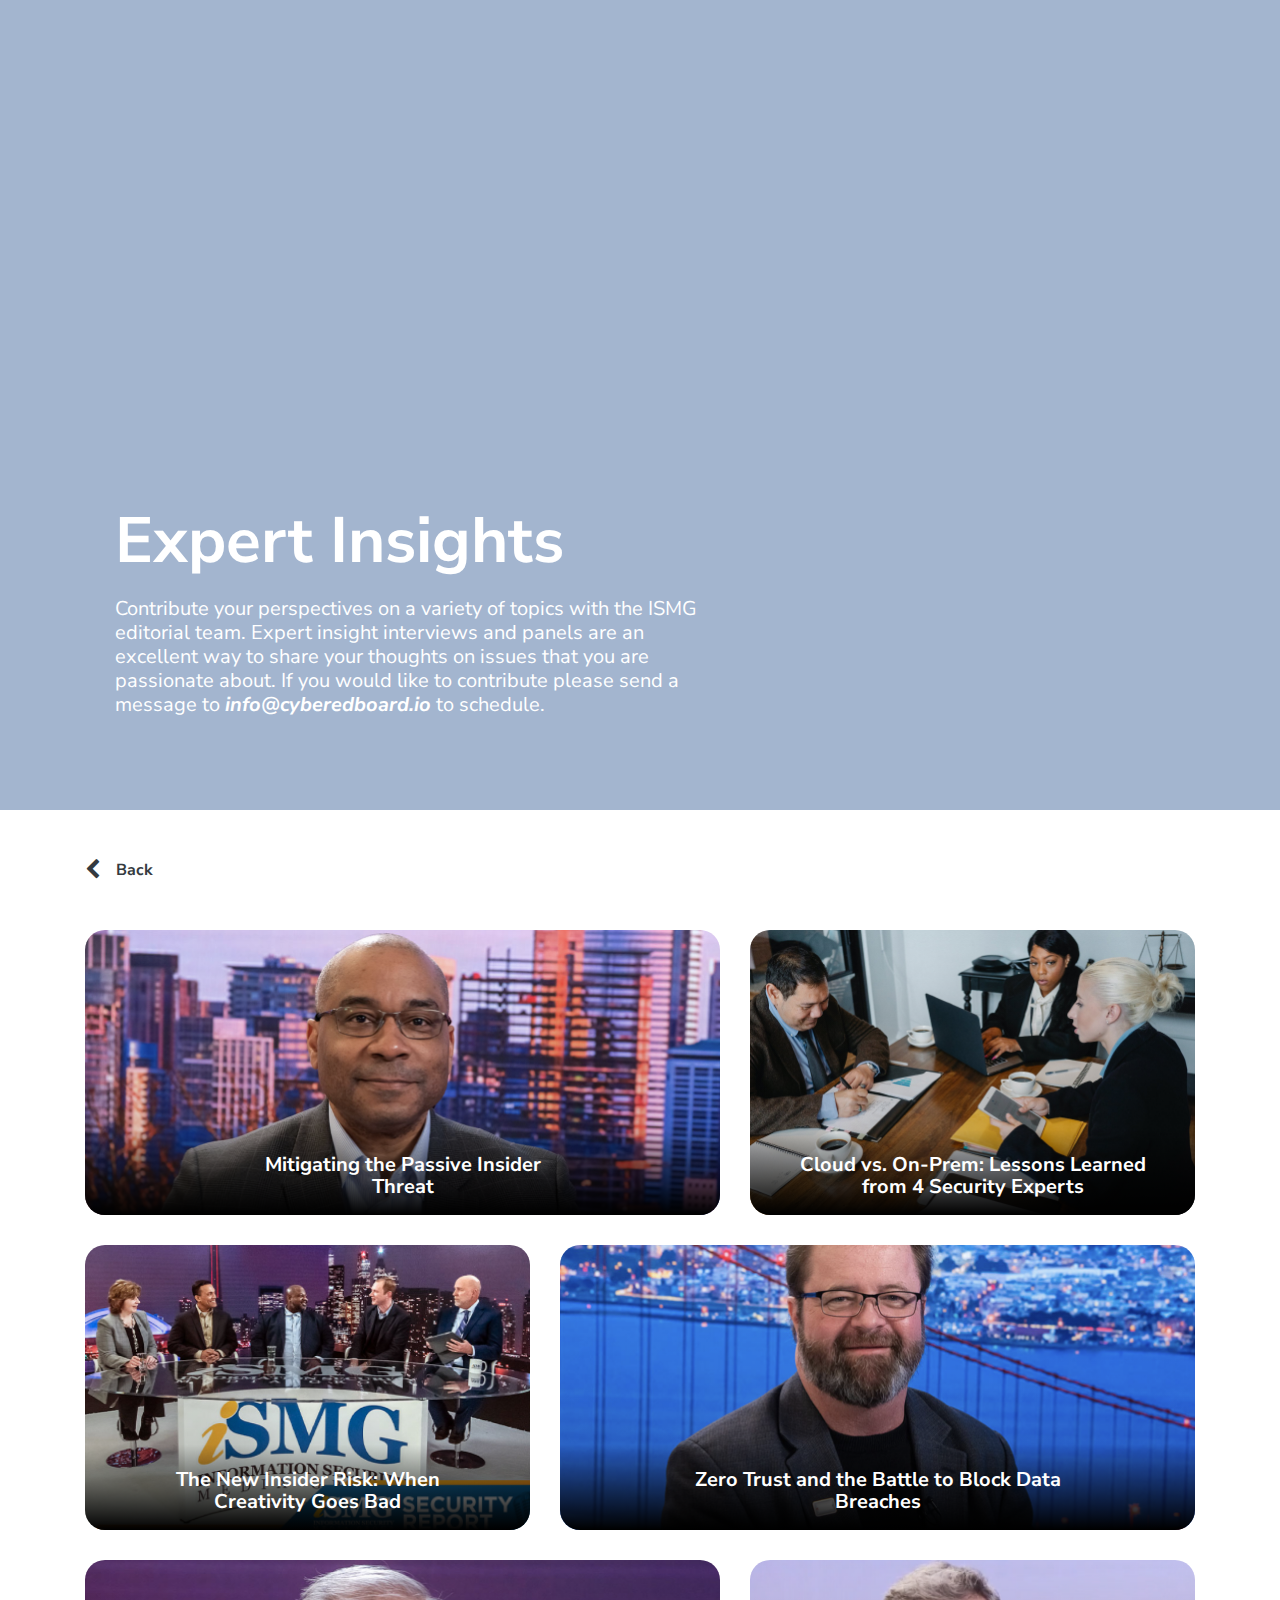
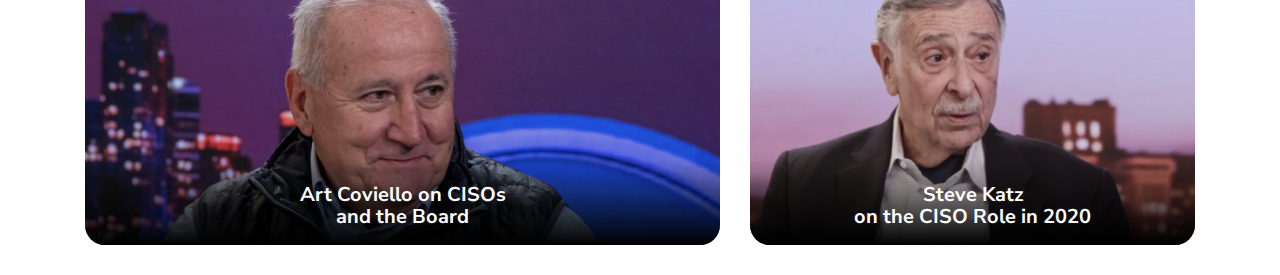
<file: src/expert-insight-page/expert-insight.html>
<!DOCTYPE html>
<html lang="en">

<head>
    <link rel="stylesheet" href="https://stackpath.bootstrapcdn.com/bootstrap/4.3.1/css/bootstrap.min.css"
        integrity="sha384-ggOyR0iXCbMQv3Xipma34MD+dH/1fQ784/j6cY/iJTQUOhcWr7x9JvoRxT2MZw1T" crossorigin="anonymous">
    <script src="https://ajax.googleapis.com/ajax/libs/jquery/3.4.1/jquery.min.js"></script>
    <link href="https://stackpath.bootstrapcdn.com/font-awesome/4.7.0/css/font-awesome.min.css" rel="stylesheet"
        integrity="sha384-wvfXpqpZZVQGK6TAh5PVlGOfQNHSoD2xbE+QkPxCAFlNEevoEH3Sl0sibVcOQVnN" crossorigin="anonymous">
    <meta charset="UTF-8">
    <meta http-equiv="X-UA-Compatible" content="IE=edge">
    <meta name="viewport" content="width=device-width, initial-scale=1, maximum-scale=1, user-scalable=no">

    <link rel="preconnect" href="https://fonts.googleapis.com">
    <link rel="preconnect" href="https://fonts.gstatic.com" crossorigin>
    <link href="https://fonts.googleapis.com/css2?family=Nunito+Sans&display=swap" rel="stylesheet">
    <title>Expert Insight Interviews</title>

    <link rel="stylesheet" href="../../assets/css/style.css">
</head>

<body>
    <div>
        <div class="expert-banner-img">
            <div class="expert-banner">
                <div class="brand-head-text pb-4 text-white font-weight-bold">Expert Insights</div>
                <div class="body-text pb-5 text-white">
                    Contribute your perspectives on a variety of topics with the ISMG editorial team. Expert insight
                    interviews and panels are an excellent way to share your thoughts on issues that you are passionate
                    about. If you would like to contribute please send
                    a message to <a class="text-white font-weight-bold"
                        href="mailto:info@cyberedboard.io"><i>info@cyberedboard.io</i></a> to schedule.
                </div>
            </div>
        </div>

        <div class="container">
            <div class="row">
                <div class="col">
                    <div class="font-weight-bold py-5">
                        <a class="text-dark text-decoration-none" href="../../index.html">
                            <i class="fa fa-chevron-left fa-lg mr-3" aria-hidden="true"></i><span>Back</span>
                        </a>
                    </div>
                </div>
            </div>
            <div class="row">
                <div class="col-md-7 col-12 hover-effect padding-section">
                    <a class="content-overlay"
                        href="https://www.databreachtoday.com/mitigating-passive-insider-threat-a-13833" target="_blank"
                        rel="noopener noreferrer">

                        <div class="play-btn"><i class="fa fa-play fa-2x" aria-hidden="true"></i></div>
                        <div class="text-center img-link-text">
                            Mitigating the Passive Insider<br> Threat
                        </div>
                        <img class="img-fluid img-height w-100 img-border"
                            src="../../assets/images/expert-insights/insider-threat.png"
                            alt="Mitigating the Passive Insider Threat">
                    </a>
                </div>
                <div class="col-md-5 col-12 hover-effect padding-section">
                    <a class="content-overlay"
                        href="https://www.bigmarker.com/ismg/Panel-Discussion-Cloud-vs-On-Prem-Lessons-Learned-from-4-Security-Experts"
                        target="_blank" rel="noopener noreferrer">

                        <div class="play-btn"><i class="fa fa-play fa-2x" aria-hidden="true"></i></div>
                        <div class="text-center img-link-text">Cloud vs. On-Prem: Lessons Learned from 4 Security
                            Experts
                        </div>
                        <img class="img-fluid img-height w-100 img-border"
                            src="../../assets/images/expert-insights/security-experts.png"
                            alt="Cloud vs. On-Prem: Lessons Learned from 4 Security Experts">
                    </a>
                </div>
                <div class="col-md-5 col-12 hover-effect padding-section">
                    <a class="content-overlay"
                        href="https://www.databreachtoday.com/interviews/new-insider-risk-when-creativity-goes-bad-i-461"
                        target="_blank" rel="noopener noreferrer">

                        <div class="play-btn"><i class="fa fa-play fa-2x" aria-hidden="true"></i></div>
                        <div class="text-center img-link-text">The New Insider Risk: When Creativity Goes Bad</div>
                        <img class="img-fluid img-height w-100 img-border"
                            src="../../assets/images/expert-insights/creativity-goes-bad.png"
                            alt="The New Insider Risk: When Creativity Goes Bad">
                    </a>
                </div>
                <div class="col-md-7 col-12 hover-effect padding-section">
                    <a class="content-overlay"
                        href="https://www.databreachtoday.com/zero-trust-battle-to-block-data-breaches-a-13862"
                        target="_blank" rel="noopener noreferrer">

                        <div class="play-btn"><i class="fa fa-play fa-2x" aria-hidden="true"></i></div>
                        <div class="text-center img-link-text">Zero Trust and the Battle to Block Data <br> Breaches
                        </div>
                        <img class="img-fluid img-height w-100 img-border"
                            src="../../assets/images/expert-insights/zero-trust.png"
                            alt="Zero Trust and the Battle to Block Data Breaches">
                    </a>
                </div>
                <div class="col-md-7 col-12 hover-effect padding-section">
                    <a class="content-overlay"
                        href="https://www.databreachtoday.com/art-coviello-on-cisos-board-a-13817" target="_blank"
                        rel="noopener noreferrer">

                        <div class="play-btn"><i class="fa fa-play fa-2x" aria-hidden="true"></i></div>
                        <div class="text-center img-link-text">Art Coviello on CISOs<br> and the Board</div>
                        <img class="img-fluid img-height w-100 img-border"
                            src="../../assets/images/expert-insights/art-coviello.png"
                            alt="Art Coviello on CISOs and the Board">
                    </a>
                </div>
                <div class="col-md-5 col-12 hover-effect padding-section">
                    <a class="content-overlay"
                        href="https://www.databreachtoday.com/steve-katz-on-ciso-role-in-2020-a-13894" target="_blank"
                        rel="noopener noreferrer">

                        <div class="play-btn"><i class="fa fa-play fa-2x" aria-hidden="true"></i></div>
                        <div class="text-center img-link-text">Steve Katz <br> on the CISO Role in 2020</div>
                        <img class="img-fluid img-height w-100 img-border"
                            src="../../assets/images/expert-insights/steve-katz.png"
                            alt="Steve Katz on the CISO Role in 2020">
                    </a>
                </div>
            </div>
        </div>
    </div>
    <script src="https://cdnjs.cloudflare.com/ajax/libs/popper.js/1.14.7/umd/popper.min.js"
        integrity="sha384-UO2eT0CpHqdSJQ6hJty5KVphtPhzWj9WO1clHTMGa3JDZwrnQq4sF86dIHNDz0W1" crossorigin="anonymous">
    </script>
    <script src="https://stackpath.bootstrapcdn.com/bootstrap/4.3.1/js/bootstrap.min.js"
        integrity="sha384-JjSmVgyd0p3pXB1rRibZUAYoIIy6OrQ6VrjIEaFf/nJGzIxFDsf4x0xIM+B07jRM" crossorigin="anonymous">
    </script>
</body>

</html>
</file>
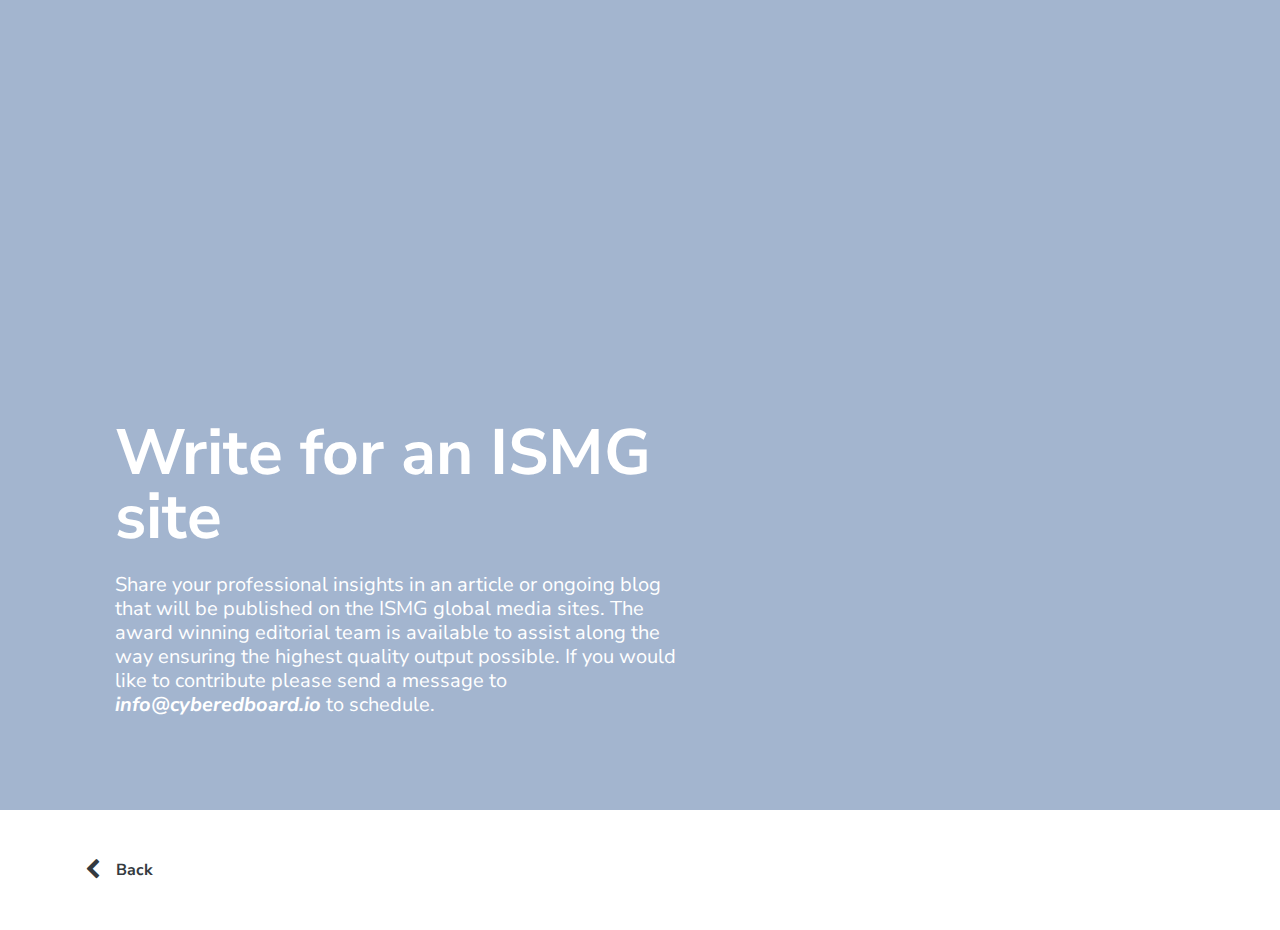
<file: src/write-for-site/write-for-ISMG-site.html>
<!DOCTYPE html>
<html lang="en">

<head>
    <link rel="stylesheet" href="https://stackpath.bootstrapcdn.com/bootstrap/4.3.1/css/bootstrap.min.css"
        integrity="sha384-ggOyR0iXCbMQv3Xipma34MD+dH/1fQ784/j6cY/iJTQUOhcWr7x9JvoRxT2MZw1T" crossorigin="anonymous">
    <script src="https://ajax.googleapis.com/ajax/libs/jquery/3.4.1/jquery.min.js"></script>
    <link href="https://stackpath.bootstrapcdn.com/font-awesome/4.7.0/css/font-awesome.min.css" rel="stylesheet"
        integrity="sha384-wvfXpqpZZVQGK6TAh5PVlGOfQNHSoD2xbE+QkPxCAFlNEevoEH3Sl0sibVcOQVnN" crossorigin="anonymous">
    <meta charset="UTF-8">
    <meta http-equiv="X-UA-Compatible" content="IE=edge">
    <meta name="viewport" content="width=device-width, initial-scale=1, maximum-scale=1, user-scalable=no">

    <link rel="preconnect" href="https://fonts.googleapis.com">
    <link rel="preconnect" href="https://fonts.gstatic.com" crossorigin>
    <link href="https://fonts.googleapis.com/css2?family=Nunito+Sans&display=swap" rel="stylesheet">
    <title>Write for an ISMG site</title>

    <link rel="stylesheet" href="../../assets/css/style.css">
</head>

<body>
    <div>
        <div class="expert-banner-img">
            <div class="expert-banner">
                <div class="brand-head-text pb-4 text-white font-weight-bold">Write for an ISMG site</div>
                <div class="body-text pb-5 text-white">
                    Share your professional insights in an article or ongoing blog that will be published on the ISMG
                    global media sites. The award winning editorial team is available to assist along the way ensuring
                    the highest quality output possible. If you would like to contribute please send
                    a message to <a class="text-white font-weight-bold"
                        href="mailto:info@cyberedboard.io"><i>info@cyberedboard.io</i></a> to schedule.
                </div>
            </div>
        </div>

        <div class="container">
            <div class="row">
                <div class="col">
                    <div class="font-weight-bold py-5">
                        <a class="text-dark text-decoration-none" href="../../index.html">
                            <i class="fa fa-chevron-left fa-lg mr-3" aria-hidden="true"></i><span>Back</span>
                        </a>
                    </div>
                </div>
            </div>
        </div>
    </div>
    <script src="https://cdnjs.cloudflare.com/ajax/libs/popper.js/1.14.7/umd/popper.min.js"
        integrity="sha384-UO2eT0CpHqdSJQ6hJty5KVphtPhzWj9WO1clHTMGa3JDZwrnQq4sF86dIHNDz0W1" crossorigin="anonymous">
    </script>
    <script src="https://stackpath.bootstrapcdn.com/bootstrap/4.3.1/js/bootstrap.min.js"
        integrity="sha384-JjSmVgyd0p3pXB1rRibZUAYoIIy6OrQ6VrjIEaFf/nJGzIxFDsf4x0xIM+B07jRM" crossorigin="anonymous">
    </script>
</body>

</html>
</file>
<file: assets/css/style.css>
/* common css for all pages - start */
html,
body {
    font-size: 16px;
}

body {
    font-family: 'Nunito Sans', sans-serif;
}

.banner-img {
    height: 90vh;
    height: calc(var(--vh, 1vh) * 90);
    width: 100%;
    object-fit: cover;
}

.banner-text {
    position: absolute;
    bottom: 25%;
    left: 6%;
    color: #fff;
}

.body-text {
    font-size: 1.25em;
    line-height: 24px;
    width: 50%;
}

.brand-head-text,
.head-text {
    font-size: 4em;
    line-height: 64px;
    width: 50%;
}

.category-section {
    padding: 116px 0px 0px;
    /* background: #E5E5E5; */
}

.overlay-one,
.overlay-two {
    position: relative;
}

.overlay-one:after {
    content: " ";
    position: absolute;
    width: 80%;
    border-radius: 20px;
    left: 10%;
    bottom: 0;
    height: 100%;
    -moz-box-shadow: 0px 16px 0px #CCCCCC;
    -webkit-box-shadow: 0px 16px 0px #cccccc;
    box-shadow: 0px 16px 0px #cccccc;
    z-index: 9;

}

.overlay-two:before {
    content: "";
    position: absolute;
    width: 100%;
    height: 100%;
    background-image: linear-gradient(180deg, rgba(0, 0, 0, 0) 0%, rgba(0, 0, 0, 0.8) 100%);
    border-radius: 20px;
    z-index: 100;
}

.overlay-two:after {
    z-index: 10;
    content: " ";
    position: absolute;
    width: 90%;
    border-radius: 20px;
    left: 5%;
    bottom: 0;
    height: 100%;
    -moz-box-shadow: 0px 8px 0px #a6a6a6;
    -webkit-box-shadow: 0px 8px 0px #a6a6a6;
    box-shadow: 0px 8px 0px #a6a6a6;
}


.img-text {
    position: absolute;
    z-index: 101;
    font-size: 1.375em;
    line-height: 30px;
    color: #FFFFFF;
    font-weight: bold;
    width: 65%;
    bottom: 8%;
    left: 50%;
    transform: translateX(-50%);
    text-align: center;
}

.img-zindex {
    position: relative;
    z-index: 99;
}

.padding-row {
    padding-bottom: 64px;
}

/* common css for all pages - end */

/* expert insights css  start*/

.expert-banner-img {
    height: 90vh;
    height: calc(var(--vh, 1vh) * 90);
    background: rgba(25, 71, 135, 0.4);
}

.expert-banner {
    position: absolute;
    bottom: 15%;
    left: 9%;
    /* padding-left: 125px; */
    color: #111215;
}

/* .expert-body {
    padding: 0px 125px 120px 125px;
} */

/* .content-body {
    padding: 0px 125px 120px 125px;
} */

/* expert insights css  end*/

.img-border {
    border-radius: 20px;
}

.img-height {
    object-fit: cover;
    height: 285px;
}

/* image hover css start */
.hover-effect .content-overlay:after {

    content: "";
    position: absolute;
    width: auto;
    height: 100%;
    background-image: linear-gradient(180deg, rgba(0, 0, 0, 0) 0%, rgba(0, 0, 0, 0.1) 70%, rgba(0, 0, 0, 1) 100%);
    left: 15px;
    right: 15px;
    border-radius: 20px;
    -webkit-transition: all 0.4s ease-in-out 0s;
    -moz-transition: all 0.4s ease-in-out 0s;
    transition: all 0.4s ease-in-out 0s;
}

.padding-section {
    margin-bottom: 30px;
}

.play-btn {
    position: absolute;
    opacity: 0;
}

.play-btn .fa {
    color: #fff;
}

.w-85 {
    width: 85%;
}

.one-line-text,
.img-link-text {
    position: absolute;
    color: #fff;
    left: 50%;
    transform: translate(-50%, 0%);
    font-weight: 700;
    font-size: 1.25em;
    line-height: 22px;
    z-index: 99;
}

.one-line-text {
    bottom: 30px;
}

.img-link-text {
    bottom: 17px;
    width: 75%;
}

.hover-effect:hover .play-btn {
    opacity: 1;
    left: 50%;
    top: 50%;
    border-radius: 20px;
    transform: translate(-50%, -50%);
    transition: opacity .4s ease;
    z-index: 9;
}

.hover-effect:hover .img-height {
    -webkit-filter: blur(1px);
    filter: blur(1px);
    transition: .4s ease-in-out;
}

.hover-effect:hover .content-overlay:after {
    content: "";
    position: absolute;
    width: auto;
    height: 100%;
    background-image: linear-gradient(180deg, rgba(0, 0, 0, 0) 0%, rgba(0, 0, 0, 0.6) 100%);
    border-radius: 20px;
    transition: .4s ease-in-out;
}

.hover-effect:hover .one-line-text {
    transform: translate(-50%, -250%);
    transition: .4s ease-in-out;
}

.hover-effect:hover .img-link-text {
    transform: translate(-50%, -100%);
    transition: .4s ease-in-out;
}

/* image hover css end */

/* responsive media query */
@media (max-width: 1100px) {
    /* .brand-head-text {
        width: 75%;
    } */

    .body-text {
        width: 75%;
    }
}

@media (max-width: 767px) {

    html,
    body {
        font-size: 14px;
    }

    .head-text {
        width: 100%;
        line-height: 50px;
    }

    .category-section {
        padding: 75px 0px 0px;
    }

    .brand-head-text {
        width: 75%;
        line-height: 50px;
    }

    .body-text {
        width: 75%;
    }
}

@media (max-width: 575px) {

    html,
    body {
        font-size: 12px;
    }

    .banner-text {
        bottom: 20%;
    }

    .category-section {
        padding: 75px 0px 0px;
    }

    .body-text {
        width: 90%;
    }

    .padding-row {
        display: flex;
        justify-content: center;
    }
}
</file>
<file: css/style.css>
/* common css for all pages - start */

body {
    font-family: 'Nunito Sans', sans-serif;
}

.banner-img {
    height: 90vh !important;
    width: 100% !important;
}

.banner-text {
    position: absolute;
    bottom: 25%;
    left: 6%;
    color: #fff !important;
}

.head-text {
    font-size: 60px;
    line-height: 64px;
    /* padding-bottom: 22px; */
    width: 50%;
}

.body-text {
    font-size: 20px;
    line-height: 24px;
    width: 50%;
}

.padding-row {
    padding-top: 64px;
}

.text-black {
    color: #000 !important;
}

/* common css for all pages - end */

/* expert insights css  start*/

.expert-banner-img {
    height: 90vh !important;
    background: rgba(25, 71, 135, 0.4);
}

.expert-banner {
    position: absolute;
    bottom: 15%;
    padding-left: 125px;
    color: #111215 !important;
}

.expert-body {
    padding: 0px 125px 120px 125px;
}

/* expert insights css  end*/

.img-border {
    border-radius: 20px;
}

.img-height {
    object-fit: cover;
    height: 285px;
}

/* image hover css start */

.hover-effect .content-overlay {
    background: linear-gradient(180deg, rgba(0, 0, 0, 0) 0%, rgba(0, 0, 0, 0.1) 70%, rgba(0, 0, 0, 1) 100%);
    position: absolute;
    height: 100%;
    width: auto;
    left: 15px;
    top: 0;
    bottom: 0;
    right: 15px;
    opacity: 1;
    border-radius: 20px;
    -webkit-transition: all 0.4s ease-in-out 0s;
    -moz-transition: all 0.4s ease-in-out 0s;
    transition: all 0.4s ease-in-out 0s;
}

.padding-section {
    padding-top: 30px;
}

.play-btn {
    position: absolute;
    opacity: 0;
}

.play-btn .fa {
    color: #fff;
}

.w-85 {
    width: 85% !important;
}

.one-line-text,
.img-link-text {
    position: absolute;
    color: #fff;
    left: 50%;
    transform: translate(-50%, 0%);
    font-weight: 700;
    font-size: 20px;
    line-height: 22px;
    z-index: 99;
}

.one-line-text {
    bottom: 30px;
}

.img-link-text {
    bottom: 17px;
    width: 75%;
}

.hover-effect:hover .play-btn {
    opacity: 1;
    left: 50%;
    top: 50%;
    border-radius: 20px;
    transform: translate(-50%, -50%);
    transition: opacity .4s ease;
    z-index: 9;
}

.hover-effect:hover .img-height {
    -webkit-filter: blur(1px);
    filter: blur(1px);
    transition: .4s ease-in-out;
}

.hover-effect:hover .content-overlay {
    background: linear-gradient(180deg, rgba(0, 0, 0, 0) 0%, rgba(0, 0, 0, 0.8) 100%);
    backdrop-filter: blur(2px);
    border-radius: 20px;
    transition: .4s ease-in-out;
    z-index: 9;

}

.hover-effect:hover .one-line-text {
    transform: translate(-50%, -250%);
    transition: .4s ease-in-out;
}

.hover-effect:hover .img-link-text {
    transform: translate(-50%, -100%);
    transition: .4s ease-in-out;
}

/* image hover css end */
</file>
